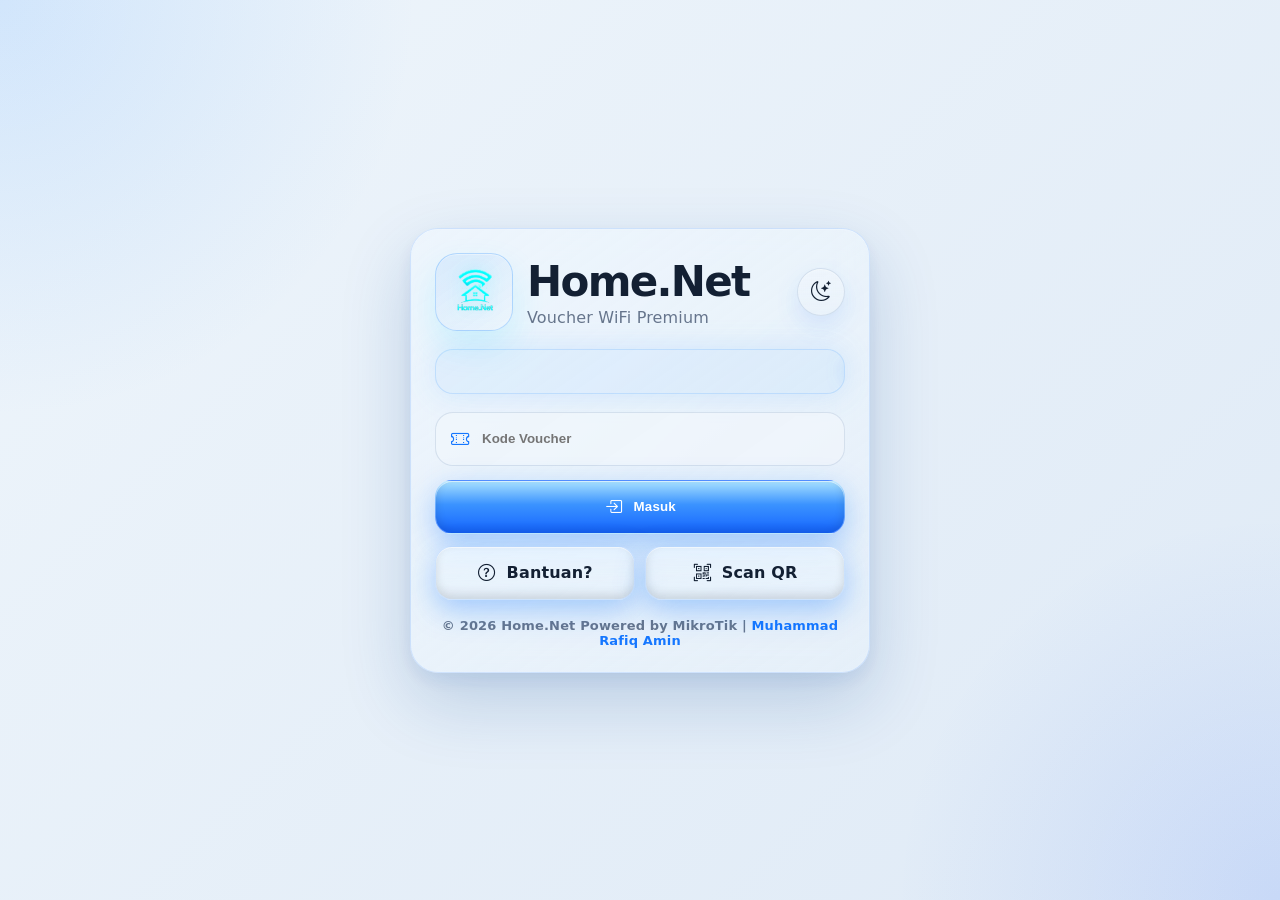
<file: index.html>
<!doctype html>
<html>
  <head>
    <link rel="icon" href="favicon.ico" />
    <title>Home.Net - Login</title>
    <meta charset="utf-8" />
    <meta http-equiv="pragma" content="no-cache" />
    <meta http-equiv="expires" content="-1" />
    <meta name="viewport" content="width=device-width, initial-scale=1.0" />
    <link rel="stylesheet" href="css/bootstrap-icons.css" />
    <link rel="stylesheet" href="css/style.css" />
    <script src="js/app.js" defer></script>
  </head>
  <body>
    <div class="page center">
      <div class="card card-sm">
        <div class="card-pad">
          <div class="topbar">
            <div class="brand">
              <div class="logo-space logo-filled" aria-label="Logo Home.Net"><img src="img/logo.png" alt="Home.Net" /></div>
              <div>
                <h1>Home.Net</h1>
                <p>Voucher WiFi Premium</p>
              </div>
            </div>

            <button class="theme-toggle" onclick="toggleTheme()" data-no-loader>
              <i id="themeIcon" class="bi bi-moon-stars"></i>
            </button>
          </div>

          <div class="marquee">
            <span
              >Selamat datang di Home.Net • Masukkan kode voucher • Internet
              cepat, aman, dan stabil</span
            >
          </div>
          <div id="loginNotice" class="toast toast-auto" hidden>
            <i class="bi bi-info-circle"></i>
            <span>Kode voucher wajib diisi.</span>
          </div>

          <form
            class="form"
            name="login"
            data-login-form
            action="status.html" method="get" onsubmit="window.location.href='status.html'; return false;">
            <input type="hidden" name="dst" value="status.html" />
            <input type="hidden" name="popup" value="true" />

            <div class="input-wrap">
              <i class="bi bi-ticket-perforated"></i>
              <input
                name="username"
                type="text"
                value=""
                placeholder="Kode Voucher"
                autocomplete="off"
                required
              />
            </div>

            <input name="password" type="hidden" />

            <button class="btn" type="submit">
              <i class="bi bi-box-arrow-in-right"></i>
              <span>Masuk</span>
            </button>
          </form>

          <div class="actions" style="margin-top: 12px">
            <a class="btn secondary" href="help.html">
              <i class="bi bi-question-circle"></i>
              <span>Bantuan?</span>
            </a>
            <a class="btn secondary" href="scanqr.html">
              <i class="bi bi-qr-code-scan"></i>
              <span>Scan QR</span>
            </a>
          </div>

          <div class="footer">
            © 2026 Home.Net Powered by MikroTik |
            <a
              href="https://portfolio.ownertech.id/"
              target="_blank"
              rel="noopener"
              >Muhammad Rafiq Amin</a
            >
          </div>
        </div>
      </div>
    </div>

    <div id="loader" class="loader">
      <div>
        <div class="ring"></div>
        <div id="loaderPercent" class="percent">0%</div>
        <p class="muted loader-text">Menghubungkan Home.Net...</p>
      </div>
    </div>
  </body>
</html>
</file>
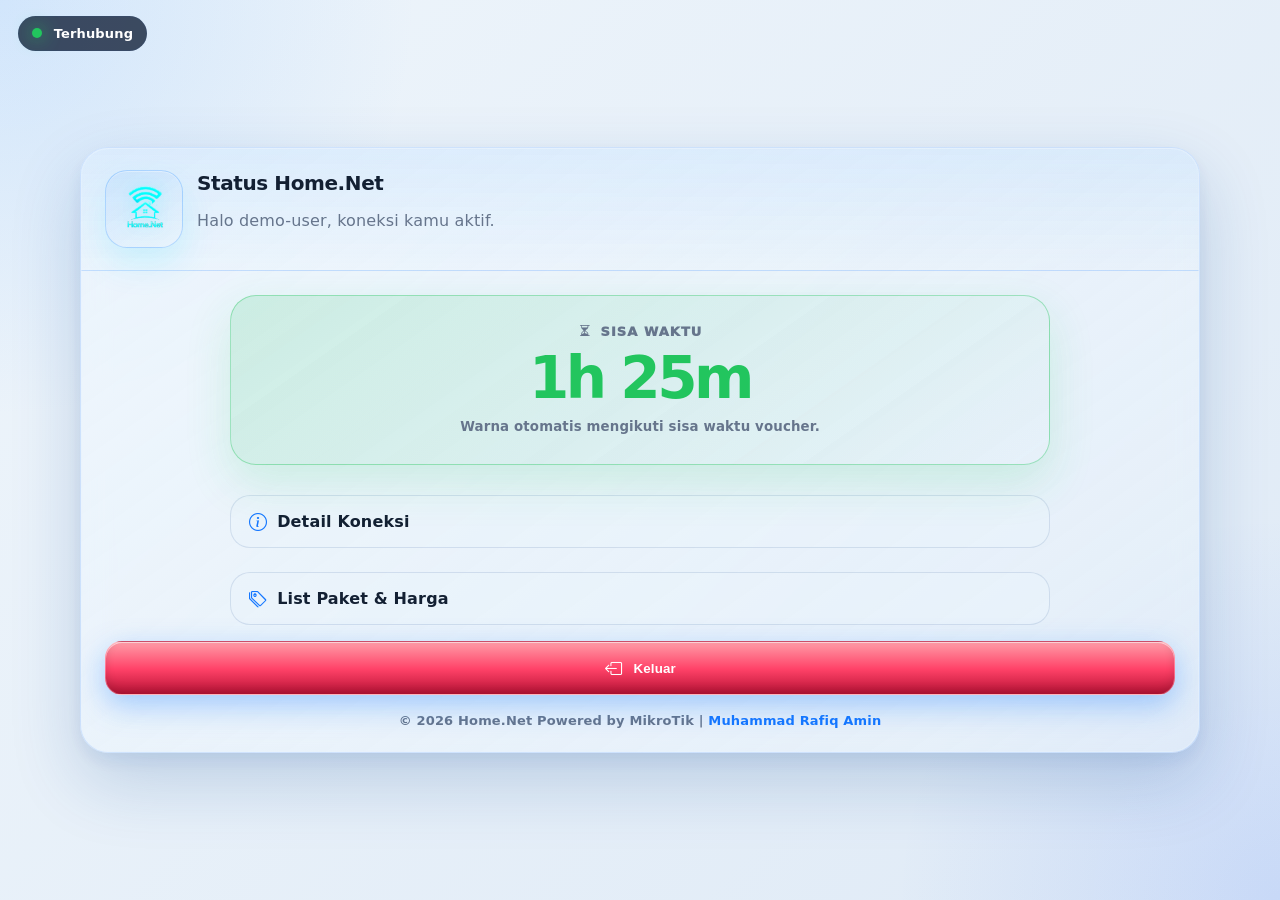
<file: alogin.html>
<!doctype html>
<html>
  <head>
    <title>Home.Net - Menghubungkan</title>
    <meta charset="utf-8" />
    <meta name="viewport" content="width=device-width, initial-scale=1.0" />
    <meta http-equiv="refresh" content="0; url=status.html" />
    <script>window.location.replace("status.html");</script>
  </head>
  <body><p>Mengarah ke halaman status...</p></body>
</html>
</file>
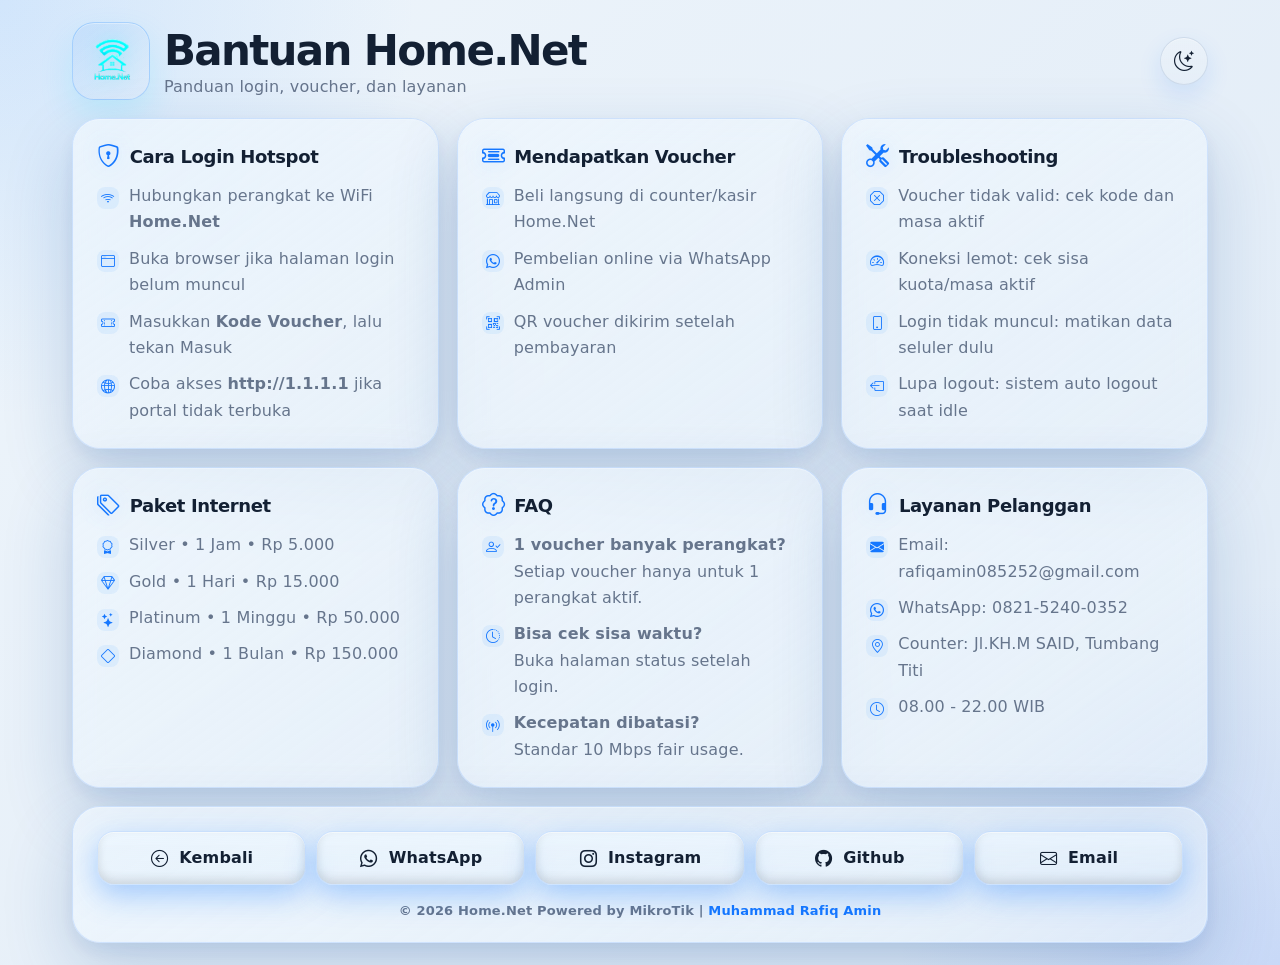
<file: help.html>
<!doctype html>
<html>
  <head>
    <link rel="icon" href="favicon.ico" />
    <title>Home.Net - Bantuan</title>
    <meta charset="utf-8" />
    <meta http-equiv="pragma" content="no-cache" />
    <meta http-equiv="expires" content="-1" />
    <meta name="viewport" content="width=device-width, initial-scale=1.0" />
    <link rel="stylesheet" href="css/bootstrap-icons.css" />
    <link rel="stylesheet" href="css/style.css" />
    <script src="js/app.js" defer></script>
  </head>
  <body>
    <div class="page">
      <div class="topbar">
        <div class="brand">
          <div class="logo-space logo-filled" aria-label="Logo Home.Net"><img src="img/logo.png" alt="Home.Net" /></div>
          <div>
            <h1>Bantuan Home.Net</h1>
            <p>Panduan login, voucher, dan layanan</p>
          </div>
        </div>

        <button class="theme-toggle" onclick="toggleTheme()" data-no-loader>
          <i id="themeIcon" class="bi bi-moon-stars"></i>
        </button>
      </div>

      <div class="grid">
        <div class="card card-pad help-card">
          <h2><i class="bi bi-shield-lock"></i> Cara Login Hotspot</h2>
          <ul class="list">
            <li>
              <i class="bi bi-wifi"></i> Hubungkan perangkat ke WiFi
              <b>Home.Net</b>
            </li>
            <li>
              <i class="bi bi-window"></i> Buka browser jika halaman login belum
              muncul
            </li>
            <li>
              <i class="bi bi-ticket-perforated"></i> Masukkan
              <b>Kode Voucher</b>, lalu tekan Masuk
            </li>
            <li>
              <i class="bi bi-globe2"></i> Coba akses <b>http://1.1.1.1</b> jika
              portal tidak terbuka
            </li>
          </ul>
        </div>

        <div class="card card-pad help-card">
          <h2><i class="bi bi-ticket-detailed"></i> Mendapatkan Voucher</h2>
          <ul class="list">
            <li>
              <i class="bi bi-shop"></i> Beli langsung di counter/kasir Home.Net
            </li>
            <li>
              <i class="bi bi-whatsapp"></i> Pembelian online via WhatsApp Admin
            </li>
            <li>
              <i class="bi bi-qr-code-scan"></i> QR voucher dikirim setelah
              pembayaran
            </li>
          </ul>
        </div>

        <div class="card card-pad help-card">
          <h2><i class="bi bi-tools"></i> Troubleshooting</h2>
          <ul class="list">
            <li>
              <i class="bi bi-x-octagon"></i> Voucher tidak valid: cek kode dan
              masa aktif
            </li>
            <li>
              <i class="bi bi-speedometer2"></i> Koneksi lemot: cek sisa
              kuota/masa aktif
            </li>
            <li>
              <i class="bi bi-phone"></i> Login tidak muncul: matikan data
              seluler dulu
            </li>
            <li>
              <i class="bi bi-box-arrow-left"></i> Lupa logout: sistem auto
              logout saat idle
            </li>
          </ul>
        </div>

        <div class="card card-pad help-card">
          <h2><i class="bi bi-tags"></i> Paket Internet</h2>
          <ul class="list">
            <li><i class="bi bi-award"></i> Silver • 1 Jam • Rp 5.000</li>
            <li><i class="bi bi-gem"></i> Gold • 1 Hari • Rp 15.000</li>
            <li><i class="bi bi-stars"></i> Platinum • 1 Minggu • Rp 50.000</li>
            <li>
              <i class="bi bi-diamond"></i> Diamond • 1 Bulan • Rp 150.000
            </li>
          </ul>
        </div>

        <div class="card card-pad help-card">
          <h2><i class="bi bi-patch-question"></i> FAQ</h2>
          <ul class="list">
            <li>
              <i class="bi bi-person-check"></i>
              <b>1 voucher banyak perangkat?</b><br />Setiap voucher hanya untuk
              1 perangkat aktif.
            </li>
            <li>
              <i class="bi bi-clock-history"></i> <b>Bisa cek sisa waktu?</b
              ><br />Buka halaman status setelah login.
            </li>
            <li>
              <i class="bi bi-broadcast-pin"></i> <b>Kecepatan dibatasi?</b
              ><br />Standar 10 Mbps fair usage.
            </li>
          </ul>
        </div>

        <div class="card card-pad help-card">
          <h2><i class="bi bi-headset"></i> Layanan Pelanggan</h2>
          <ul class="list">
            <li>
              <i class="bi bi-envelope-fill"></i> Email:
              rafiqamin085252@gmail.com
            </li>
            <li><i class="bi bi-whatsapp"></i> WhatsApp: 0821-5240-0352</li>
            <li>
              <i class="bi bi-geo-alt"></i> Counter: Jl.KH.M SAID, Tumbang Titi
            </li>
            <li><i class="bi bi-clock"></i> 08.00 - 22.00 WIB</li>
          </ul>
        </div>
      </div>

      <div class="card card-pad contact-card" style="margin-top: 18px">
        <div class="actions">
          <a class="btn secondary social-back" href="login.html">
            <i class="bi bi-arrow-left-circle"></i>
            <span>Kembali</span>
          </a>

          <a class="btn secondary social-wa" href="https://wa.me/6282152400352">
            <i class="bi bi-whatsapp"></i>
            <span>WhatsApp</span>
          </a>

          <a class="btn secondary social-ig" href="#">
            <i class="bi bi-instagram"></i>
            <span>Instagram</span>
          </a>

          <a class="btn secondary social-gh" href="https://github.com/">
            <i class="bi bi-github"></i>
            <span>Github</span>
          </a>

          <a
            class="btn secondary social-mail"
            href="mailto:rafiqamin085252@gmail.com"
          >
            <i class="bi bi-envelope-fill"></i>
            <span>Email</span>
          </a>
        </div>

        <div class="footer">
          © 2026 Home.Net Powered by MikroTik |
          <a
            href="https://portfolio.ownertech.id/"
            target="_blank"
            rel="noopener"
            >Muhammad Rafiq Amin</a
          >
        </div>
      </div>
    </div>

    <div id="loader" class="loader">
      <div>
        <div class="ring"></div>
        <div id="loaderPercent" class="percent">0%</div>
        <p class="muted loader-text">Menghubungkan Home.Net...</p>
      </div>
    </div>
  </body>
</html>
</file>
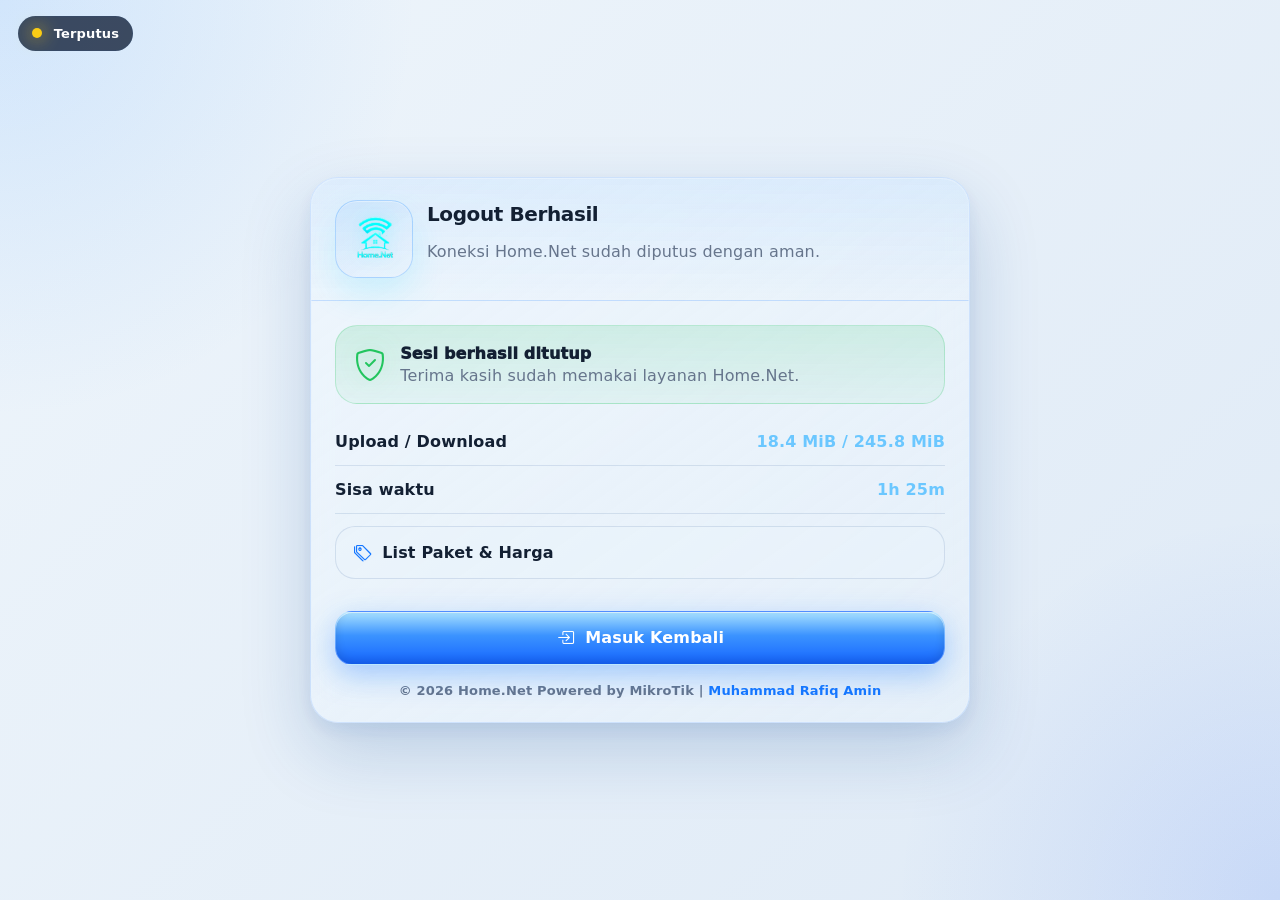
<file: logout.html>
<html>
  <head>
    <link rel="icon" href="favicon.ico" />
    <title>Home.Net - Logout</title>
    <meta charset="utf-8" />
    <meta http-equiv="pragma" content="no-cache" />
    <meta http-equiv="expires" content="-1" />
    <meta name="viewport" content="width=device-width, initial-scale=1.0" />
    <link rel="stylesheet" href="css/bootstrap-icons.css" />
    <link rel="stylesheet" href="css/style.css" />
    <script src="js/app.js" defer></script>
  </head>
  <body class="logout-body">
    <div class="status-badge">
      <span class="blink yellow"></span>
      Terputus
    </div>

    <div class="page center">
      <div class="card card-md logout-card">
        <div class="card-head">
          <div class="logo-space logo-filled" aria-label="Logo Home.Net"><img src="img/logo.png" alt="Home.Net" /></div>
          <div>
            <h2>Logout Berhasil</h2>
            <p class="muted">Koneksi Home.Net sudah diputus dengan aman.</p>
          </div>
        </div>

        <div class="card-pad">
          <div class="success-panel">
            <i class="bi bi-shield-check"></i>
            <div>
              <strong>Sesi berhasil ditutup</strong>
              <span>Terima kasih sudah memakai layanan Home.Net.</span>
            </div>
          </div>

          <div class="price-row">
            <span>Upload / Download</span>
            <b>18.4 MiB / 245.8 MiB</b>
          </div>

          
          <div class="price-row">
            <span>Sisa waktu</span>
            <b>1h 25m</b>
          </div>
          

          <details>
            <summary>
              <i class="bi bi-tags"></i>
              List Paket &amp; Harga
            </summary>
            <div class="details-body">
              <div class="price-row">
                <span
                  ><i class="bi bi-ticket-perforated price-icon"></i>Paket 30
                  Menit</span
                ><b>Rp 3.000</b>
              </div>
              <div class="price-row">
                <span
                  ><i class="bi bi-ticket-perforated price-icon"></i>Paket 1
                  Jam</span
                ><b>Rp 5.000</b>
              </div>
              <div class="price-row">
                <span
                  ><i class="bi bi-ticket-perforated price-icon"></i>Paket 2
                  Jam</span
                ><b>Rp 8.000</b>
              </div>
              <div class="price-row">
                <span
                  ><i class="bi bi-ticket-perforated price-icon"></i>Paket 2 Jam
                  30 Menit</span
                ><b>Rp 12.000</b>
              </div>
              <div class="price-row">
                <span
                  ><i class="bi bi-ticket-perforated price-icon"></i>Paket 3
                  Jam</span
                ><b>Rp 15.000</b>
              </div>
              <div class="price-row">
                <span
                  ><i class="bi bi-ticket-perforated price-icon"></i>Paket 12
                  Jam</span
                ><b>Rp 20.000</b>
              </div>
              <div class="price-row">
                <span
                  ><i class="bi bi-ticket-perforated price-icon"></i>Paket 1
                  Hari</span
                ><b>Rp 30.000</b>
              </div>
              <div class="price-row">
                <span
                  ><i class="bi bi-ticket-perforated price-icon"></i>Paket 1
                  Minggu</span
                ><b>Rp 45.000</b>
              </div>
              <div class="price-row">
                <span
                  ><i class="bi bi-ticket-perforated price-icon"></i>Paket 1
                  Bulan</span
                ><b>Rp 60.000</b>
              </div>
            </div>
          </details>

          <div class="center-form">
            <a class="btn btn-full" href="login.html">
              <i class="bi bi-box-arrow-in-right"></i>
              <span>Masuk Kembali</span>
            </a>
          </div>

          <div class="footer">
            © 2026 Home.Net Powered by MikroTik |
            <a
              href="https://portfolio.ownertech.id/"
              target="_blank"
              rel="noopener"
              >Muhammad Rafiq Amin</a
            >
          </div>
        </div>
      </div>
    </div>

    <div id="loader" class="loader">
      <div>
        <div class="ring"></div>
        <div id="loaderPercent" class="percent">0%</div>
        <p class="muted loader-text">Menghubungkan Home.Net...</p>
      </div>
    </div>

    <script>
      // Back sound logout: suara berhasil keluar.
      // Catatan: beberapa browser hanya mengizinkan suara setelah ada interaksi user.
      function playLogoutSound() {
        try {
          var AudioContext = window.AudioContext || window.webkitAudioContext;
          var audio = new AudioContext();
          var gain = audio.createGain();
          gain.gain.value = 0.16;
          gain.connect(audio.destination);

          [523.25, 659.25, 783.99].forEach(function (freq, index) {
            var osc = audio.createOscillator();
            osc.type = "sine";
            osc.frequency.value = freq;
            osc.connect(gain);
            osc.start(audio.currentTime + index * 0.11);
            osc.stop(audio.currentTime + index * 0.11 + 0.16);
          });
        } catch (e) {}
      }

      window.addEventListener("load", function () {
        playLogoutSound();
        document.addEventListener("pointerdown", playLogoutSound, {
          once: true,
        });
      });
    </script>
  </body>
</html>
</file>
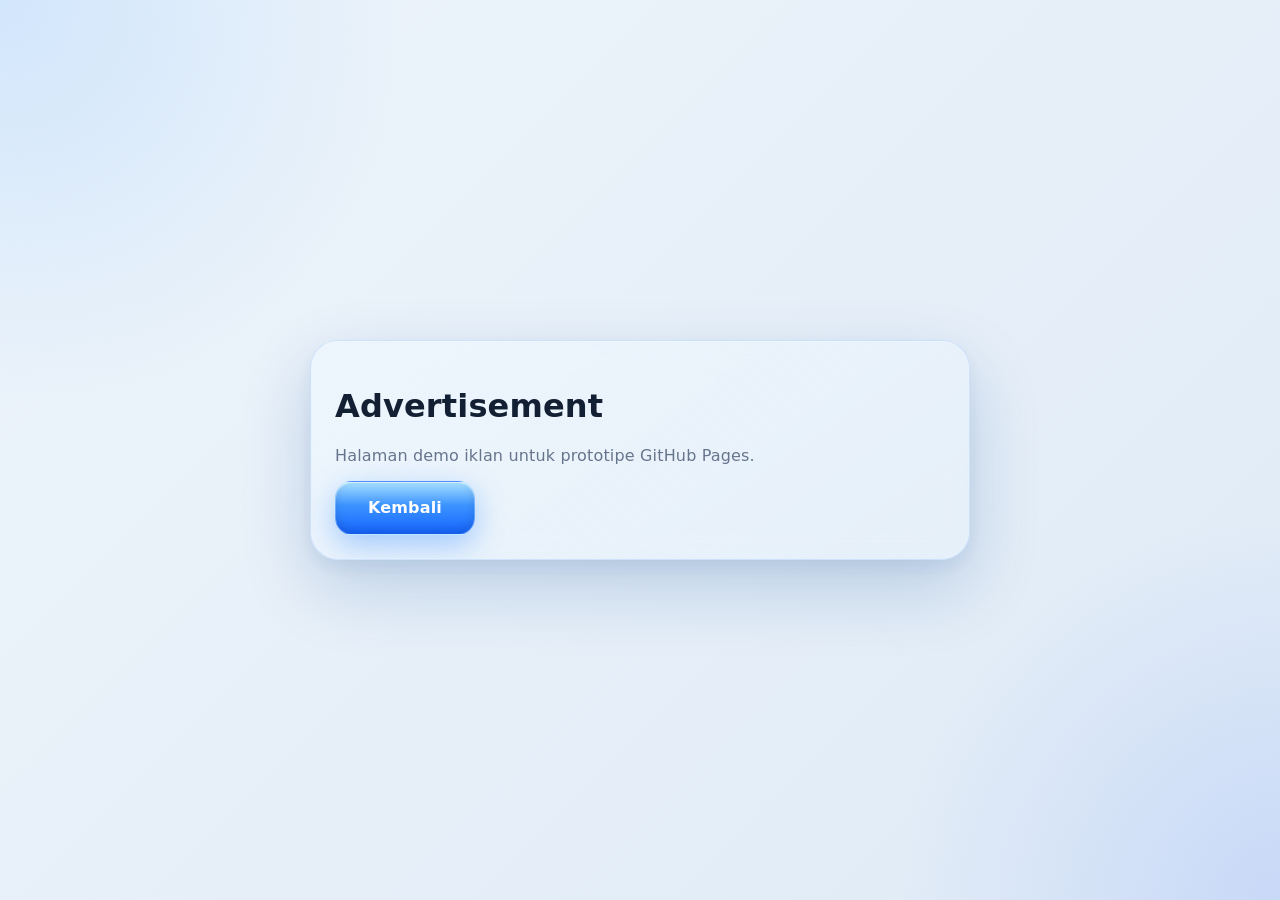
<file: radvert.html>
<!doctype html>
<html>
  <head>
    <link rel="icon" href="favicon.ico" />
    <meta charset="utf-8" />
    <meta name="viewport" content="width=device-width, initial-scale=1.0" />
    <title>Home.Net - Advertisement</title>
    <link rel="stylesheet" href="css/style.css" />
  </head>
  <body>
    <div class="page center">
      <div class="card card-md">
        <div class="card-pad">
          <h1>Advertisement</h1>
          <p class="muted">Halaman demo iklan untuk prototipe GitHub Pages.</p>
          <a class="btn" href="login.html"><span>Kembali</span></a>
        </div>
      </div>
    </div>
  </body>
</html>
</file>
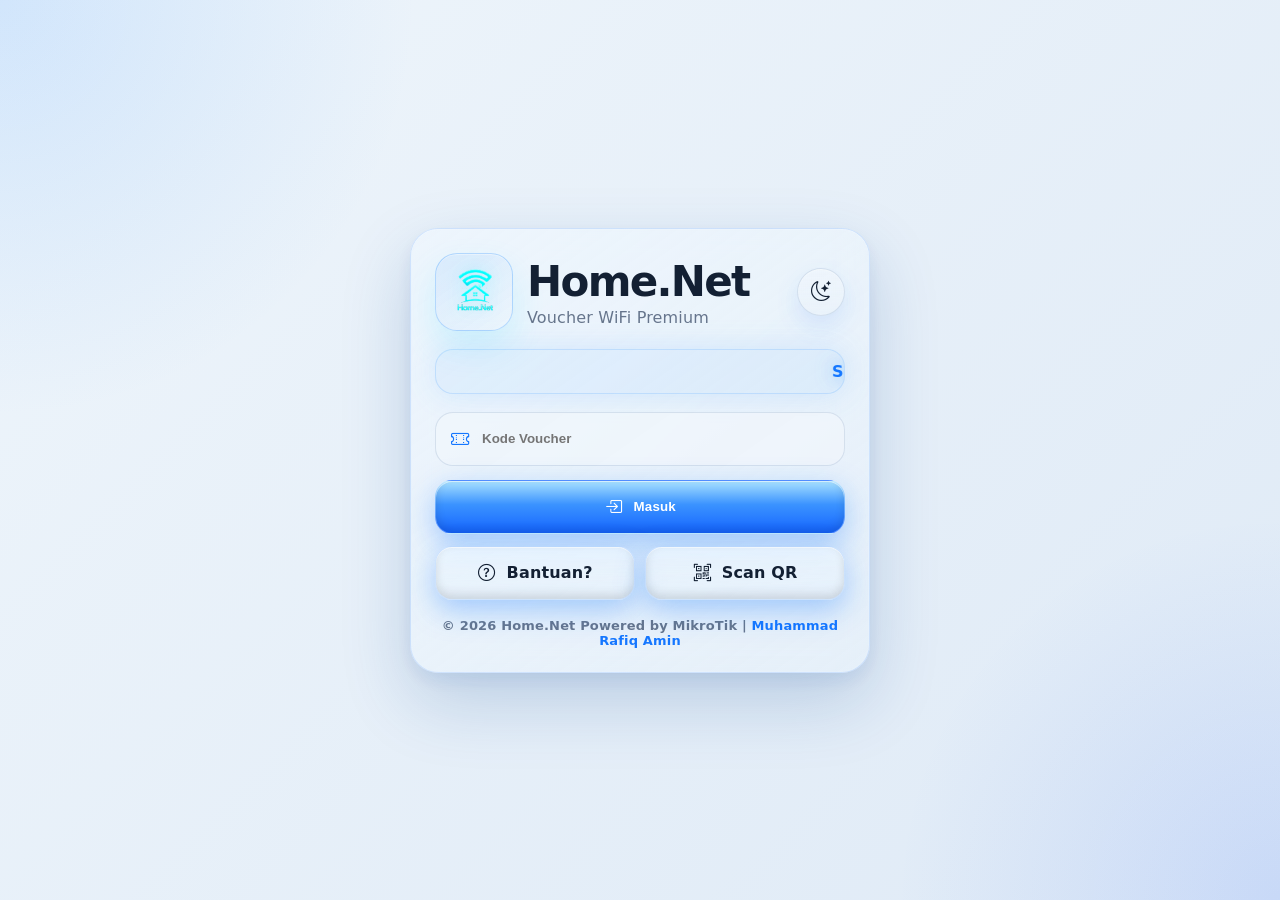
<file: redirect.html>
<!doctype html>
<html>
  <head>
    <link rel="icon" href="favicon.ico" />
    <title>Home.Net - Redirect</title>
    <meta charset="utf-8" />
    <meta http-equiv="refresh" content="0; url=login.html" />
  </head>
  <body><p>Mengarah ke halaman login...</p></body>
</html>
</file>
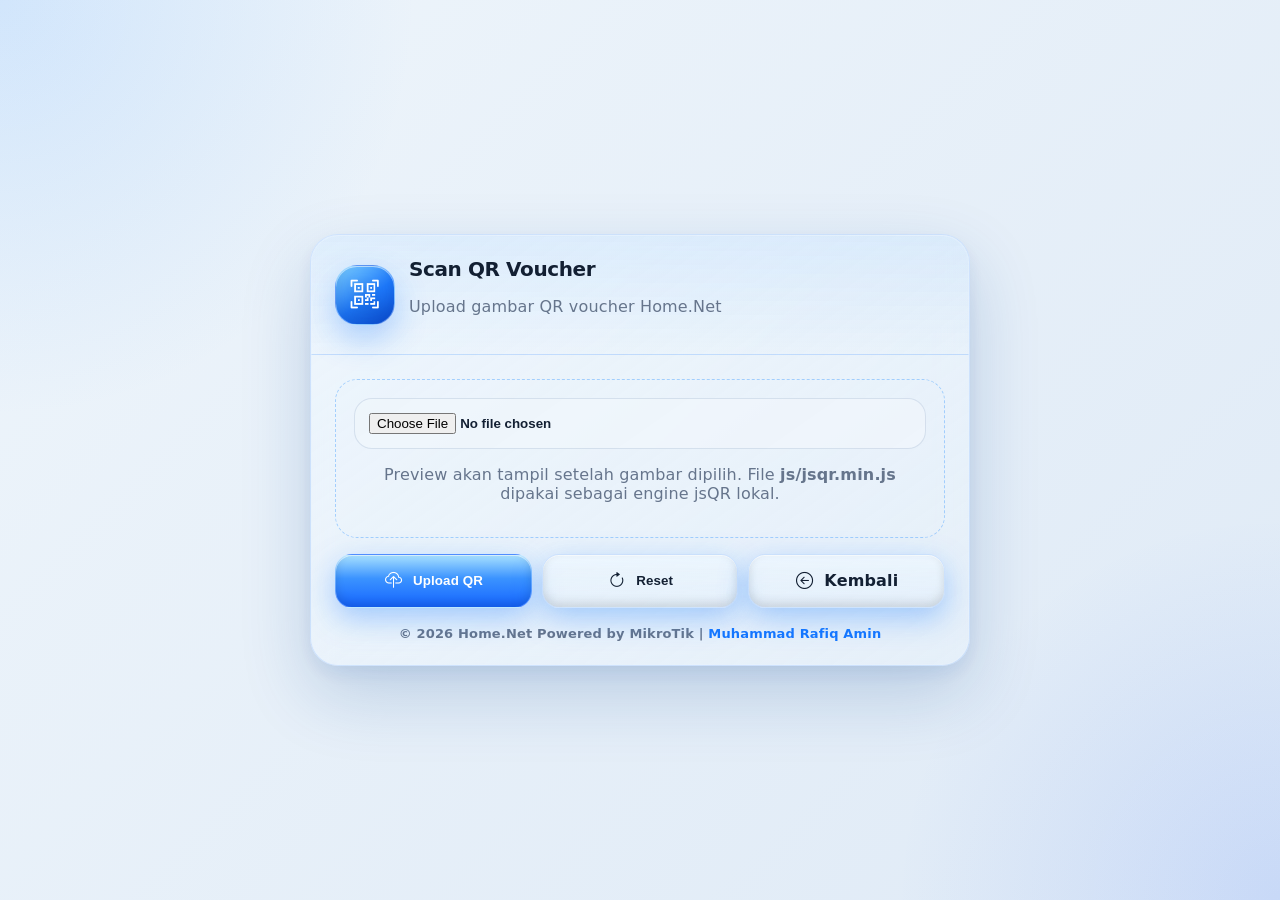
<file: scanqr.html>
<!doctype html>
<html>
  <head>
    <link rel="icon" href="favicon.ico" />
    <title>Home.Net - Scan QR</title>
    <meta charset="utf-8" />
    <meta http-equiv="pragma" content="no-cache" />
    <meta http-equiv="expires" content="-1" />
    <meta name="viewport" content="width=device-width, initial-scale=1.0" />
    <link rel="stylesheet" href="css/bootstrap-icons.css" />
    <link rel="stylesheet" href="css/style.css" />
    <script src="js/app.js" defer></script>
    <script src="js/jsqr.min.js"></script>
  </head>
  <body>
    <div class="page center">
      <div class="card card-md">
        <div class="card-head">
          <div class="iconbox">
            <i class="bi bi-qr-code-scan"></i>
          </div>
          <div>
            <h2>Scan QR Voucher</h2>
            <p class="muted">Upload gambar QR voucher Home.Net</p>
          </div>
        </div>

        <div class="card-pad">
          <div id="scanMsg" class="toast" style="display: none"></div>

          <form
            class="form"
            name="qrlogin"
            action="status.html"
            method="post"
          >
            <input type="hidden" name="dst" value="status.html" />
            <input type="hidden" name="popup" value="true" />
            <input type="hidden" name="username" />
            <input type="hidden" name="password" />
          </form>

          <div class="scan-box">
            <input
              id="qrFile"
              type="file"
              accept="image/*"
              style="padding: 14px; height: auto"
            />
            <canvas id="qrCanvas" style="display: none"></canvas>
            <img id="qrPreview" class="preview" alt="Preview QR" />
            <p class="muted">
              Preview akan tampil setelah gambar dipilih. File
              <b>js/jsqr.min.js</b> dipakai sebagai engine jsQR lokal.
            </p>
          </div>

          <div class="actions" style="margin-top: 16px">
            <button class="btn" onclick="readQR()" data-no-loader>
              <i class="bi bi-cloud-upload"></i>
              <span>Upload QR</span>
            </button>

            <button class="btn secondary" onclick="resetQR()" data-no-loader>
              <i class="bi bi-arrow-clockwise"></i>
              <span>Reset</span>
            </button>

            <a class="btn secondary" href="login.html">
              <i class="bi bi-arrow-left-circle"></i>
              <span>Kembali</span>
            </a>
          </div>

          <div class="footer">
            © 2026 Home.Net Powered by MikroTik |
            <a
              href="https://portfolio.ownertech.id/"
              target="_blank"
              rel="noopener"
              >Muhammad Rafiq Amin</a
            >
          </div>
        </div>
      </div>
    </div>

    <div id="loader" class="loader">
      <div>
        <div class="ring"></div>
        <div id="loaderPercent" class="percent">0%</div>
        <p class="muted loader-text">Menghubungkan Home.Net...</p>
      </div>
    </div>

    <script>
      var lastImg = null;

      document.getElementById("qrFile").onchange = function (event) {
        var file = event.target.files[0];

        if (!file) return;

        var reader = new FileReader();

        reader.onload = function () {
          var image = document.getElementById("qrPreview");

          image.src = reader.result;
          image.style.display = "block";
          lastImg = reader.result;
        };

        reader.readAsDataURL(file);
      };

      function msg(text) {
        var message = document.getElementById("scanMsg");

        message.style.display = "block";
        message.textContent = text;
      }

      function resetQR() {
        document.getElementById("qrFile").value = "";
        document.getElementById("qrPreview").style.display = "none";
        document.getElementById("scanMsg").style.display = "none";
        lastImg = null;
      }

      function readQR() {
        if (!lastImg) {
          return msg("Pilih gambar QR dulu, bro.");
        }

        if (typeof jsQR === "undefined") {
          return msg(
            "Engine jsQR belum dipasang. Taruh file asli di js/jsqr.min.js",
          );
        }

        var image = new Image();

        image.onload = function () {
          var canvas = document.getElementById("qrCanvas");
          var context = canvas.getContext("2d");

          canvas.width = image.width;
          canvas.height = image.height;

          context.drawImage(image, 0, 0);

          var data = context.getImageData(0, 0, canvas.width, canvas.height);
          var code = jsQR(data.data, canvas.width, canvas.height);

          if (!code || !code.data) {
            return msg("QR salah, rusak, atau tidak berlaku lagi.");
          }

          var voucher = code.data.trim();

          if (!voucher || voucher.length < 3) {
            return msg("QR tidak berlaku lagi.");
          }

          document.qrlogin.username.value = voucher;
          document.qrlogin.password.value = voucher;

          showLoader();
          document.qrlogin.submit();
        };

        image.src = lastImg;
      }
    </script>
  </body>
</html>
</file>
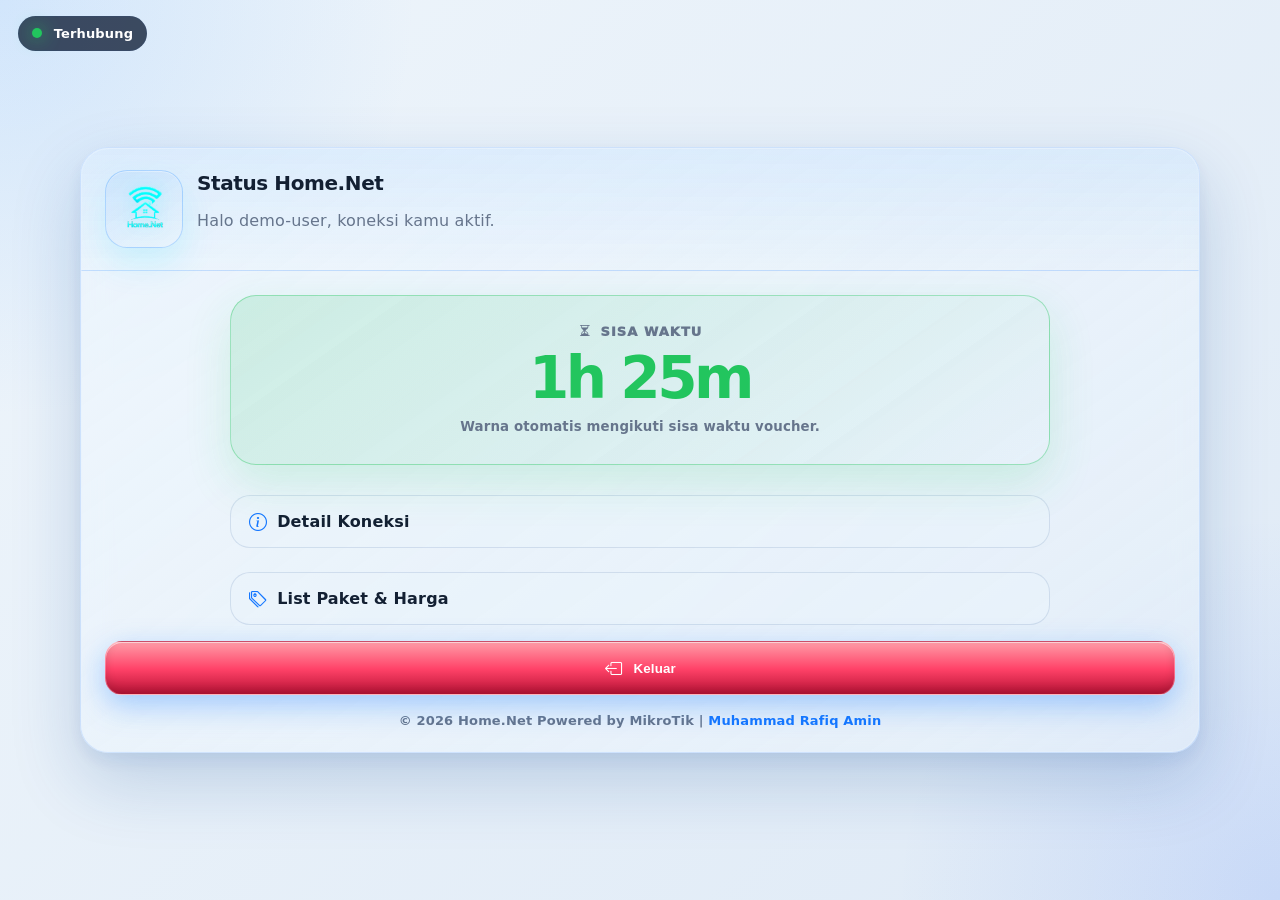
<file: status.html>
<!doctype html>
<html>
  <head>
    <link rel="icon" href="favicon.ico" />
    <title>Home.Net - Status</title>
<meta charset="utf-8" />
    <meta http-equiv="pragma" content="no-cache" />
    <meta http-equiv="expires" content="-1" />
    <meta name="viewport" content="width=device-width, initial-scale=1.0" />
    <link rel="stylesheet" href="css/bootstrap-icons.css" />
    <link rel="stylesheet" href="css/style.css" />
    <script src="js/app.js" defer></script>
    <script>function confirmLogout() { return confirm("Yakin mau keluar dari Home.Net? Takutnya kepencet, bro."); }</script>
  </head>
  <body>
    <div class="status-badge">
      <span class="blink green"></span>
      Terhubung
    </div>

    <div class="page center">
      <div class="card card-status">
        <div class="card-head">
          <div class="logo-space logo-filled" aria-label="Logo Home.Net"><img src="img/logo.png" alt="Home.Net" /></div>
          <div>
            <h2>Status Home.Net</h2>
            <p class="muted">Halo demo-user, koneksi kamu aktif.</p>
          </div>
        </div>

        <div class="card-pad">
          <form
            action="logout.html"
            name="logout"
            onsubmit="return confirmLogout();"
          >
            <div class="status-layout">
              <section
                class="time-left-panel"
                data-time-left="1h 25m"
              >
                <div class="time-left-label">
                  <i class="bi bi-hourglass-split"></i>
                  Sisa Waktu
                </div>

                <strong>1h 25m</strong>

                <small>Warna otomatis mengikuti sisa waktu voucher.</small>
              </section>

              <div class="status-side">
                <details>
                  <summary>
                    <i class="bi bi-info-circle"></i>
                    Detail Koneksi
                  </summary>
                  <div class="details-body">
                    <div class="price-row">
                      <span>IP Address</span>
                      <b>192.168.88.24</b>
                    </div>
                    <div class="price-row">
                      <span>Upload / Download</span>
                      <b>18.4 MiB / 245.8 MiB</b>
                    </div>
                    
                    <div class="price-row">
                      <span>Refresh Status</span>
                      <b>1m</b>
                    </div>
                    
                  </div>
                </details>

                <details>
                  <summary>
                    <i class="bi bi-tags"></i>
                    List Paket &amp; Harga
                  </summary>
                  <div class="details-body">
                    <div class="price-row">
                      <span
                        ><i class="bi bi-ticket-perforated price-icon"></i>Paket
                        30 Menit</span
                      ><b>Rp 3.000</b>
                    </div>
                    <div class="price-row">
                      <span
                        ><i class="bi bi-ticket-perforated price-icon"></i>Paket
                        1 Jam</span
                      ><b>Rp 5.000</b>
                    </div>
                    <div class="price-row">
                      <span
                        ><i class="bi bi-ticket-perforated price-icon"></i>Paket
                        2 Jam</span
                      ><b>Rp 8.000</b>
                    </div>
                    <div class="price-row">
                      <span
                        ><i class="bi bi-ticket-perforated price-icon"></i>Paket
                        2 Jam 30 Menit</span
                      ><b>Rp 12.000</b>
                    </div>
                    <div class="price-row">
                      <span
                        ><i class="bi bi-ticket-perforated price-icon"></i>Paket
                        3 Jam</span
                      ><b>Rp 15.000</b>
                    </div>
                    <div class="price-row">
                      <span
                        ><i class="bi bi-ticket-perforated price-icon"></i>Paket
                        12 Jam</span
                      ><b>Rp 20.000</b>
                    </div>
                    <div class="price-row">
                      <span
                        ><i class="bi bi-ticket-perforated price-icon"></i>Paket
                        1 Hari</span
                      ><b>Rp 30.000</b>
                    </div>
                    <div class="price-row">
                      <span
                        ><i class="bi bi-ticket-perforated price-icon"></i>Paket
                        1 Minggu</span
                      ><b>Rp 45.000</b>
                    </div>
                    <div class="price-row">
                      <span
                        ><i class="bi bi-ticket-perforated price-icon"></i>Paket
                        1 Bulan</span
                      ><b>Rp 60.000</b>
                    </div>
                  </div>
                </details>
              </div>
            </div>

            <button class="btn danger btn-full" type="submit">
              <i class="bi bi-box-arrow-left"></i>
              <span>Keluar</span>
            </button>
          </form>

          <div class="footer">
            © 2026 Home.Net Powered by MikroTik |
            <a
              href="https://portfolio.ownertech.id/"
              target="_blank"
              rel="noopener"
              >Muhammad Rafiq Amin</a
            >
          </div>
        </div>
      </div>
    </div>

    <div id="loader" class="loader">
      <div>
        <div class="ring"></div>
        <div id="loaderPercent" class="percent">0%</div>
        <p class="muted loader-text">Menghubungkan Home.Net...</p>
      </div>
    </div>
  </body>
</html>
</file>
<file: css/style.css>
/* =========================================================
   Home.Net Premium Hotspot UI
   Offline-safe untuk MikroTik Hotspot, tanpa CDN.
   ========================================================= */

/* ---------- Theme Variables ---------- */
:root {
  --bg: #eef5fb;
  --bg-2: #dfeaf6;
  --card: rgba(241, 247, 253, 0.9);
  --card-solid: #f3f8fd;
  --text: #132033;
  --muted: #66758c;
  --line: rgba(35, 79, 140, 0.13);
  --premium-line: rgba(91, 154, 255, 0.2);
  --blue: #1577ff;
  --blue-2: #6bc7ff;
  --blue-3: #0b4fd8;
  --good: #22c55e;
  --warn: #facc15;
  --bad: #ef4444;
  --glass: rgba(238, 246, 253, 0.78);
  --shadow: 0 28px 70px rgba(15, 76, 150, 0.2);
  --radius: 28px;
}

[data-theme="dark"] {
  --bg: #061223;
  --bg-2: #091a33;
  --card: rgba(15, 29, 53, 0.86);
  --card-solid: #101f39;
  --text: #edf5ff;
  --muted: #abc1da;
  --line: rgba(147, 197, 253, 0.16);
  --premium-line: rgba(110, 180, 255, 0.18);
  --glass: rgba(13, 27, 50, 0.76);
  --shadow: 0 30px 75px rgba(0, 0, 0, 0.42);
}

/* ---------- Base ---------- */
* {
  box-sizing: border-box;
}

html,
body {
  min-height: 100%;
  margin: 0;
}

body {
  font-family:
    system-ui,
    -apple-system,
    BlinkMacSystemFont,
    "Segoe UI",
    Roboto,
    Arial,
    sans-serif;
  color: var(--text);
  letter-spacing: 0.01em;
  background:
    radial-gradient(
      circle at top left,
      rgba(80, 160, 255, 0.18),
      transparent 26rem
    ),
    radial-gradient(
      circle at bottom right,
      rgba(32, 92, 255, 0.12),
      transparent 24rem
    ),
    linear-gradient(135deg, var(--bg), var(--bg-2));
  overflow-x: hidden;
}

a {
  color: var(--blue);
  text-decoration: none;
  font-weight: 800;
}

/* ---------- Layout ---------- */
.page {
  width: min(1180px, 100%);
  min-height: 100vh;
  margin: auto;
  padding: 22px;
}

.center {
  display: grid;
  place-items: center;
}

.topbar {
  display: flex;
  align-items: center;
  justify-content: space-between;
  gap: 14px;
  margin-bottom: 18px;
}

.brand {
  display: flex;
  align-items: center;
  gap: 14px;
}

.brand h1 {
  margin: 0;
  font-size: clamp(24px, 4vw, 42px);
  letter-spacing: -0.04em;
}

.brand p {
  margin: 2px 0 0;
  color: var(--muted);
}

.grid {
  display: grid;
  grid-template-columns: repeat(3, minmax(0, 1fr));
  gap: 18px;
}

/* ---------- Logo ---------- */
.logo-space {
  width: 78px;
  height: 78px;
  flex: 0 0 auto;
  display: flex;
  align-items: center;
  justify-content: center;
  overflow: hidden;
  border-radius: 22px;
  border: 1px solid rgba(77, 163, 255, 0.34);
  background: linear-gradient(145deg, rgba(77, 163, 255, 0.13), rgba(255, 255, 255, 0.08));
  box-shadow:
    inset 0 1px 0 rgba(255, 255, 255, 0.34),
    0 16px 34px rgba(0, 214, 255, 0.14);
}

.logo-space img {
  width: 82%;
  height: 82%;
  display: block;
  object-fit: contain;
  filter: drop-shadow(0 0 10px rgba(0, 234, 255, 0.28));
}

/* ---------- Card ---------- */
.card {
  position: relative;
  width: 100%;
  overflow: hidden;
  border-radius: var(--radius);
  border: 1px solid var(--premium-line);
  background: linear-gradient(145deg, var(--glass), rgba(231, 241, 250, 0.58));
  box-shadow:
    var(--shadow),
    0 8px 18px rgba(15, 76, 150, 0.08),
    inset 0 1px 0 rgba(255, 255, 255, 0.36);
  backdrop-filter: blur(14px);
}

[data-theme="dark"] .card {
  background: linear-gradient(
    145deg,
    rgba(15, 31, 57, 0.94),
    rgba(8, 18, 34, 0.88)
  );
  box-shadow:
    var(--shadow),
    inset 0 1px 0 rgba(255, 255, 255, 0.08);
}

.card::after {
  content: "";
  position: absolute;
  inset: 0;
  border-radius: inherit;
  border: 1px solid rgba(230, 241, 252, 0.46);
  pointer-events: none;
}

.card-sm {
  max-width: 460px;
}

.card-md {
  max-width: 660px;
}

.card-status {
  max-width: 1120px;
}

.status-layout {
  width: 100%;
  max-width: 820px;
  display: grid;
  grid-template-columns: 1fr;
  gap: 18px;
  align-items: center;
  justify-items: stretch;
  margin: 0 auto;
}

.status-side {
  width: 100%;
  display: grid;
  gap: 12px;
}

.time-left-panel {
  position: relative;
  width: 100%;
  min-height: 170px;
  display: flex;
  flex-direction: column;
  justify-content: center;
  gap: 10px;
  padding: 28px;
  overflow: hidden;
  text-align: center;
  border: 1px solid rgba(34, 197, 94, 0.28);
  border-radius: 26px;
  background: linear-gradient(
    145deg,
    rgba(34, 197, 94, 0.16),
    rgba(226, 239, 250, 0.22)
  );
  box-shadow:
    inset 0 1px 0 rgba(255, 255, 255, 0.42),
    0 18px 44px rgba(34, 197, 94, 0.13);
}

.time-left-panel::after {
  content: "";
  position: absolute;
  inset: auto -30% -55% auto;
  width: 180px;
  height: 180px;
  border-radius: 50%;
  background: currentColor;
  opacity: 0.08;
}

.time-left-label {
  display: inline-flex;
  align-items: center;
  justify-content: center;
  gap: 9px;
  color: var(--muted);
  font-size: 13px;
  font-weight: 950;
  letter-spacing: 0.08em;
  text-transform: uppercase;
}

.time-left-panel strong {
  color: currentColor;
  font-size: clamp(34px, 5vw, 58px);
  line-height: 1;
  letter-spacing: -0.06em;
}

.time-left-panel small {
  color: var(--muted);
  font-weight: 750;
  line-height: 1.5;
}

.time-left-panel.smart-green {
  color: var(--good);
  border-color: rgba(34, 197, 94, 0.38);
  box-shadow: 0 18px 46px rgba(34, 197, 94, 0.16);
}

.time-left-panel.smart-yellow {
  color: var(--warn);
  border-color: rgba(250, 204, 21, 0.42);
  box-shadow: 0 18px 46px rgba(250, 204, 21, 0.16);
}

.time-left-panel.smart-red {
  color: var(--bad);
  border-color: rgba(239, 68, 68, 0.44);
  box-shadow: 0 18px 46px rgba(239, 68, 68, 0.18);
}

.card-pad {
  padding: 24px;
}

.card-head {
  display: flex;
  align-items: center;
  gap: 14px;
  padding: 22px 24px;
  border-bottom: 1px solid var(--premium-line);
  background: linear-gradient(180deg, rgba(77, 163, 255, 0.1), transparent);
}

.card-head h2 {
  margin: 0;
  font-size: 20px;
  letter-spacing: -0.02em;
}

/* ---------- Icons ---------- */
.iconbox {
  width: 60px;
  height: 60px;
  display: grid;
  place-items: center;
  flex: 0 0 auto;
  border-radius: 22px;
  color: #fff;
  font-size: 28px;
  border: 1px solid rgba(255, 255, 255, 0.3);
  background: linear-gradient(145deg, #7fd3ff, #1f7cff 55%, #0b4fd8);
  box-shadow:
    0 14px 32px rgba(21, 119, 255, 0.3),
    inset 0 1px 0 rgba(255, 255, 255, 0.55),
    inset 0 -10px 18px rgba(0, 37, 120, 0.2);
}

.iconbox i,
.list i,
summary i,
.price-icon {
  line-height: 1;
  vertical-align: -0.125em;
}

.iconbox i {
  color: #fff;
  font-size: 28px;
  filter: drop-shadow(0 3px 8px rgba(0, 0, 0, 0.2));
}

.success-icon {
  background: linear-gradient(145deg, #7dffb2, #22c55e 58%, #15803d);
}

/* ---------- Buttons ---------- */
.btn,
.theme-toggle,
.pill {
  display: inline-flex;
  align-items: center;
  justify-content: center;
  gap: 10px;
  vertical-align: middle;
  text-align: center;
  line-height: 1;
  border: 1px solid var(--line);
  border-radius: 999px;
  color: var(--text);
  cursor: pointer;
  transition: 0.22s ease;
}

.btn i,
.theme-toggle i,
.pill i {
  width: 1.12em;
  height: 1.12em;
  display: inline-flex;
  align-items: center;
  justify-content: center;
  flex: 0 0 auto;
  font-size: 1.08rem;
  line-height: 1;
}

.btn span {
  display: inline-flex;
  align-items: center;
  justify-content: center;
  line-height: 1;
}

.btn {
  position: relative;
  min-width: 140px;
  height: 54px;
  padding: 0 22px;
  overflow: hidden;
  border-radius: 17px;
  color: #fff;
  font-weight: 900;
  letter-spacing: 0.01em;
  background: linear-gradient(180deg, #a8e1ff 0%, #3b93ff 45%, #1565ff 100%);
  border-color: rgba(255, 255, 255, 0.25);
  box-shadow:
    0 10px 30px rgba(21, 119, 255, 0.35),
    inset 0 1px 0 rgba(255, 255, 255, 0.55),
    inset 0 -4px 10px rgba(0, 0, 0, 0.12);
}

.btn::before {
  content: "";
  position: absolute;
  inset: 0;
  background: linear-gradient(
    110deg,
    transparent 0 35%,
    rgba(255, 255, 255, 0.55),
    transparent 65%
  );
  transform: translateX(-120%);
  transition: 0.6s;
}

.btn:hover {
  transform: translateY(-2px) scale(1.01);
  box-shadow:
    inset 0 1px 0 rgba(255, 255, 255, 0.45),
    0 18px 34px rgba(21, 119, 255, 0.22);
}

.btn:hover::before {
  transform: translateX(120%);
}

.btn.secondary {
  color: var(--text);
  background: linear-gradient(
    180deg,
    rgba(237, 247, 255, 0.72),
    rgba(221, 236, 250, 0.32)
  );
  border-color: var(--premium-line);
}

[data-theme="dark"] .btn.secondary {
  background: linear-gradient(
    180deg,
    rgba(125, 190, 255, 0.14),
    rgba(255, 255, 255, 0.04)
  );
}

.btn.danger {
  background: linear-gradient(180deg, #ff9da8, #ff4268 52%, #b81235);
}

.btn-full {
  width: 100%;
  margin-top: 16px;
}

.theme-toggle {
  width: 48px;
  height: 48px;
  padding: 0;
  background: linear-gradient(
    180deg,
    rgba(255, 255, 255, 0.2),
    rgba(255, 255, 255, 0.02)
  );
  box-shadow:
    inset 0 1px 0 rgba(255, 255, 255, 0.35),
    0 10px 25px rgba(21, 119, 255, 0.12);
}

.theme-toggle i {
  font-size: 20px;
}

.actions {
  display: flex;
  flex-wrap: wrap;
  gap: 10px;
}

.actions .btn {
  flex: 1;
  min-width: 140px;
  min-height: 54px;
}

.center-form {
  display: flex;
  justify-content: center;
  margin-top: 16px;
}

/* ---------- Social Hover ---------- */
.contact-card .actions .btn {
  min-width: 150px;
}

.contact-card .social-wa,
.contact-card .social-ig,
.contact-card .social-gh,
.contact-card .social-mail {
  color: var(--text);
  background: linear-gradient(
    180deg,
    rgba(237, 247, 255, 0.72),
    rgba(221, 236, 250, 0.32)
  );
  border-color: var(--premium-line);
}

.social-wa:hover,
.error-wa:hover {
  color: #fff;
  border-color: rgba(37, 211, 102, 0.55);
  background: linear-gradient(180deg, #45f08d, #25d366 58%, #128c7e);
  box-shadow:
    inset 0 1px 0 rgba(255, 255, 255, 0.38),
    0 18px 34px rgba(37, 211, 102, 0.28);
}

.social-ig:hover {
  color: #fff;
  border-color: rgba(221, 42, 123, 0.55);
  background: linear-gradient(
    135deg,
    #f58529,
    #dd2a7b 48%,
    #8134af 75%,
    #515bd4
  );
  box-shadow:
    inset 0 1px 0 rgba(255, 255, 255, 0.38),
    0 18px 34px rgba(221, 42, 123, 0.26);
}

.social-gh:hover {
  color: #fff;
  border-color: rgba(24, 27, 34, 0.55);
  background: linear-gradient(180deg, #3d4656, #181b22);
  box-shadow:
    inset 0 1px 0 rgba(255, 255, 255, 0.28),
    0 18px 34px rgba(24, 27, 34, 0.26);
}

.social-mail:hover {
  color: #fff;
  border-color: rgba(37, 99, 235, 0.55);
  background: linear-gradient(180deg, #78c8ff, #2563eb 62%, #1e40af);
  box-shadow:
    inset 0 1px 0 rgba(255, 255, 255, 0.38),
    0 18px 34px rgba(37, 99, 235, 0.26);
}

.social-back:hover {
  color: var(--blue);
  border-color: rgba(21, 119, 255, 0.35);
  background: linear-gradient(180deg, #edf6ff, #dfeefd);
}

/* ---------- Form ---------- */
.form {
  display: grid;
  gap: 14px;
}

.input-wrap {
  position: relative;
}

.input-wrap i {
  position: absolute;
  top: 50%;
  left: 16px;
  color: var(--blue);
  font-size: 18px;
  transform: translateY(-50%);
}

input {
  width: 100%;
  height: 54px;
  padding: 0 16px 0 46px;
  border: 1px solid var(--line);
  border-radius: 18px;
  outline: none;
  color: var(--text);
  font-weight: 600;
  background: rgba(239, 246, 252, 0.82);
  transition: 0.22s;
}

[data-theme="dark"] input {
  background: rgba(8, 19, 36, 0.72);
}

input:hover {
  border-color: rgba(77, 163, 255, 0.45);
}

input:focus {
  border-color: rgba(77, 163, 255, 0.75);
  box-shadow: 0 0 0 5px rgba(77, 163, 255, 0.12);
  transform: translateY(-1px);
}

/* ---------- Marquee ---------- */
.marquee {
  margin: 18px 0;
  padding: 12px 0;
  overflow: hidden;
  border: 1px solid rgba(77, 163, 255, 0.22);
  border-radius: 18px;
  background: rgba(77, 163, 255, 0.08);
  box-shadow: 0 0 30px rgba(77, 163, 255, 0.18);
}

.marquee span {
  display: inline-block;
  padding-left: 100%;
  white-space: nowrap;
  color: var(--blue);
  font-weight: 900;
  text-shadow: 0 0 18px rgba(77, 163, 255, 0.65);
  animation: runText 17s linear infinite;
}

@keyframes runText {
  to {
    transform: translateX(-100%);
  }
}

/* ---------- Lists And Details ---------- */
.help-card {
  min-height: 250px;
}

.help-card h2 {
  display: flex;
  align-items: center;
  gap: 10px;
  margin: 0 0 14px;
  font-size: 18px;
  letter-spacing: -0.02em;
}

.help-card h2 .bi {
  color: var(--blue);
  font-size: 23px;
  filter: drop-shadow(0 0 10px rgba(77, 163, 255, 0.24));
}

.list {
  display: grid;
  gap: 10px;
  padding: 0;
  margin: 0;
  list-style: none;
}

.list li {
  position: relative;
  display: block;
  min-height: 24px;
  padding-left: 32px;
  color: var(--muted);
  line-height: 1.65;
}

.list li > i:first-child {
  position: absolute;
  top: 0.28em;
  left: 0;
  width: 22px;
  height: 22px;
  display: inline-flex;
  align-items: center;
  justify-content: center;
  border-radius: 8px;
  color: var(--blue);
  font-size: 14px;
  line-height: 1;
  background: rgba(77, 163, 255, 0.1);
}

details {
  margin-top: 12px;
  overflow: hidden;
  border: 1px solid var(--line);
  border-radius: 20px;
  background: rgba(233, 243, 252, 0.5);
}

summary {
  display: flex;
  align-items: center;
  gap: 10px;
  padding: 16px 18px;
  cursor: pointer;
  font-weight: 900;
  list-style: none;
}

summary::-webkit-details-marker {
  display: none;
}

summary i {
  color: var(--blue);
  font-size: 18px;
}

.details-body {
  padding: 0 18px 18px;
}

.price-row {
  display: flex;
  justify-content: space-between;
  gap: 15px;
  padding: 14px 0;
  border-bottom: 1px solid var(--line);
  font-weight: 850;
}

.price-row span {
  display: inline-flex;
  align-items: center;
  gap: 9px;
}

.price-row b {
  color: var(--blue-2);
  text-align: right;
}

.price-icon {
  width: 24px;
  height: 24px;
  display: inline-flex;
  align-items: center;
  justify-content: center;
  border-radius: 9px;
  color: var(--blue);
  font-size: 14px;
  background: rgba(77, 163, 255, 0.12);
}

/* ---------- Status ---------- */
.status-badge {
  position: fixed;
  top: 16px;
  left: 18px;
  z-index: 6;
  padding: 9px 13px;
  border: 1px solid var(--line);
  border-radius: 999px;
  color: #fff;
  font-size: 13px;
  font-weight: 900;
  background: rgba(15, 29, 53, 0.78);
}

.blink {
  display: inline-block;
  width: 10px;
  height: 10px;
  margin-right: 7px;
  border-radius: 50%;
  animation: blink 1s infinite;
}

.green {
  background: var(--good);
  box-shadow: 0 0 18px var(--good);
}

.yellow {
  background: var(--warn);
  box-shadow: 0 0 18px var(--warn);
}

@keyframes blink {
  50% {
    opacity: 0.25;
  }
}

/* ---------- Logout ---------- */
.logout-card .success-panel {
  display: flex;
  align-items: center;
  gap: 14px;
  padding: 18px;
  margin-bottom: 14px;
  border: 1px solid rgba(34, 197, 94, 0.22);
  border-radius: 22px;
  background: linear-gradient(
    180deg,
    rgba(34, 197, 94, 0.14),
    rgba(34, 197, 94, 0.05)
  );
}

.success-panel i {
  color: var(--good);
  font-size: 32px;
  filter: drop-shadow(0 0 12px rgba(34, 197, 94, 0.28));
}

.success-panel strong,
.success-panel span {
  display: block;
}

.success-panel strong {
  font-weight: 950;
}

.success-panel span {
  color: var(--muted);
  margin-top: 3px;
}

/* ---------- QR Scan ---------- */
.scan-box {
  padding: 18px;
  border: 1px dashed rgba(77, 163, 255, 0.45);
  border-radius: 22px;
  text-align: center;
}

.preview {
  display: none;
  max-width: 100%;
  margin-top: 12px;
  border-radius: 18px;
}

[hidden] {
  display: none !important;
}

/* ---------- Notifications And Loader ---------- */
.muted {
  color: var(--muted);
}

.footer {
  margin-top: 18px;
  color: var(--muted);
  font-size: 13px;
  font-weight: 650;
  text-align: center;
}

.footer a {
  color: var(--blue);
  font-weight: 900;
}

.toast {
  padding: 12px 14px;
  margin-bottom: 14px;
  border: 1px solid rgba(239, 68, 68, 0.22);
  border-radius: 16px;
  color: #ff5d6e;
  font-weight: 850;
  background: rgba(239, 68, 68, 0.12);
}

.loader {
  position: fixed;
  inset: 0;
  z-index: 20;
  display: none;
  place-items: center;
  color: #fff;
  background: rgba(3, 10, 22, 0.84);
  backdrop-filter: blur(10px);
}

.loader.show {
  display: grid;
}

.ring {
  width: 118px;
  height: 118px;
  margin: auto;
  border: 8px solid rgba(255, 255, 255, 0.15);
  border-top-color: #69c7ff;
  border-radius: 50%;
  animation: spin 1s linear infinite;
}

.percent {
  margin-top: 18px;
  font-size: 28px;
  font-weight: 950;
  text-align: center;
}

.loader-text {
  text-align: center;
  color: #cfe7ff;
}

@keyframes spin {
  to {
    transform: rotate(360deg);
  }
}

/* ---------- Error Page Cyber Glitch ---------- */
.error-body {
  color: #fff;
  background:
    radial-gradient(
      circle at 50% 12%,
      rgba(255, 214, 10, 0.1),
      transparent 16rem
    ),
    radial-gradient(
      circle at 10% 90%,
      rgba(255, 0, 85, 0.14),
      transparent 18rem
    ),
    linear-gradient(135deg, #070006, #17030b 48%, #050008);
}

.error-noise,
.error-scanline {
  position: fixed;
  inset: 0;
  pointer-events: none;
}

.error-noise {
  z-index: 0;
  opacity: 0.18;
  background:
    repeating-linear-gradient(
      90deg,
      rgba(255, 255, 255, 0.08) 0 1px,
      transparent 1px 3px
    ),
    repeating-linear-gradient(
      0deg,
      rgba(255, 0, 80, 0.1) 0 1px,
      transparent 1px 5px
    );
  animation: errorNoise 2s steps(2, end) infinite;
}

.error-scanline {
  z-index: 1;
  background: linear-gradient(
    180deg,
    transparent,
    rgba(250, 204, 21, 0.11),
    transparent
  );
  animation: errorScan 2s linear infinite;
}

.error-card {
  z-index: 2;
  border-color: rgba(250, 204, 21, 0.28);
  background: linear-gradient(
    180deg,
    rgba(74, 5, 20, 0.92),
    rgba(18, 3, 10, 0.96)
  );
  box-shadow:
    0 0 0 1px rgba(255, 0, 76, 0.28),
    0 24px 70px rgba(0, 0, 0, 0.55),
    0 0 50px rgba(255, 0, 76, 0.16);
  animation: glitchCard 2s infinite;
}

.warnicon {
  color: #facc15;
  font-size: 78px;
  text-align: center;
  text-shadow:
    0 0 30px rgba(250, 204, 21, 0.55),
    3px 0 rgba(255, 0, 85, 0.45),
    -3px 0 rgba(0, 220, 255, 0.35);
}

.error-msg {
  color: #ff9aa9;
  font-size: 24px;
  font-weight: 950;
  text-align: center;
  text-shadow:
    2px 0 rgba(255, 0, 85, 0.55),
    -2px 0 rgba(0, 220, 255, 0.38);
}

.error-code {
  padding: 14px;
  border: 1px solid rgba(255, 0, 85, 0.24);
  border-radius: 18px;
  color: #ffd6de;
  font-weight: 850;
  text-align: center;
  background: rgba(0, 0, 0, 0.28);
}

.error-grid {
  display: grid;
  grid-template-columns: 1fr 1fr;
  gap: 10px;
  margin: 14px 0;
}

.error-mini {
  display: flex;
  align-items: center;
  gap: 10px;
  padding: 13px;
  border: 1px solid rgba(250, 204, 21, 0.18);
  border-radius: 16px;
  color: #ffd7df;
  font-weight: 850;
  background: rgba(255, 255, 255, 0.04);
}

.error-mini i {
  color: #facc15;
}

.glitch-all * {
  animation: glitchElement 2s infinite;
}

.glitch-item {
  position: relative;
}

.error-actions .btn {
  border-color: rgba(250, 204, 21, 0.18);
}

@keyframes glitchCard {
  0%,
  90%,
  100% {
    transform: none;
    filter: none;
  }

  92% {
    transform: translateX(-3px) skewX(-1deg);
    filter: hue-rotate(25deg) contrast(1.15);
  }

  94% {
    transform: translateX(3px) skewX(1deg);
    filter: hue-rotate(-25deg) saturate(1.35);
  }

  96% {
    transform: translateY(-2px);
    filter: brightness(1.18);
  }
}

@keyframes glitchElement {
  0%,
  88%,
  100% {
    text-shadow: inherit;
    transform: none;
  }

  90% {
    text-shadow:
      2px 0 rgba(255, 0, 85, 0.8),
      -2px 0 rgba(0, 220, 255, 0.55);
    transform: translateX(-1px);
  }

  94% {
    text-shadow:
      -2px 0 rgba(255, 0, 85, 0.8),
      2px 0 rgba(0, 220, 255, 0.55);
    transform: translateX(1px);
  }
}

@keyframes errorNoise {
  0%,
  100% {
    transform: translate(0, 0);
  }

  50% {
    transform: translate(-2px, 2px);
  }
}

@keyframes errorScan {
  from {
    transform: translateY(-100%);
  }

  to {
    transform: translateY(100%);
  }
}

/* ---------- Responsive ---------- */
@media (max-width: 920px) {
  .grid {
    grid-template-columns: 1fr 1fr;
  }

  .page {
    padding: 16px;
  }

  .topbar {
    align-items: flex-start;
  }

  .brand h1 {
    font-size: 28px;
  }
}

@media (max-width: 640px) {
  .grid {
    grid-template-columns: 1fr;
  }

  .status-layout {
    grid-template-columns: 1fr;
  }

  .card-status {
    max-width: 100%;
  }

  .card-pad,
  .card-head {
    padding: 18px;
  }

  .topbar {
    flex-direction: column;
  }

  .theme-toggle {
    align-self: flex-end;
  }

  .logo-space {
    width: 64px;
    height: 64px;
  }

  .help-card {
    min-height: auto;
  }

  .status-badge {
    position: static;
    display: inline-block;
    margin: 12px 16px 0;
  }

  .page {
    min-height: calc(100vh - 52px);
  }

  .btn,
  .actions .btn {
    width: 100%;
    min-width: 100%;
  }

  .brand {
    align-items: flex-start;
  }

  .brand p {
    font-size: 14px;
  }

  .error-grid {
    grid-template-columns: 1fr;
  }
}

/* ---------- Icon Safety Fallback ---------- */
.social-mail .bi::before {
  content: "\f32f";
}
</file>
